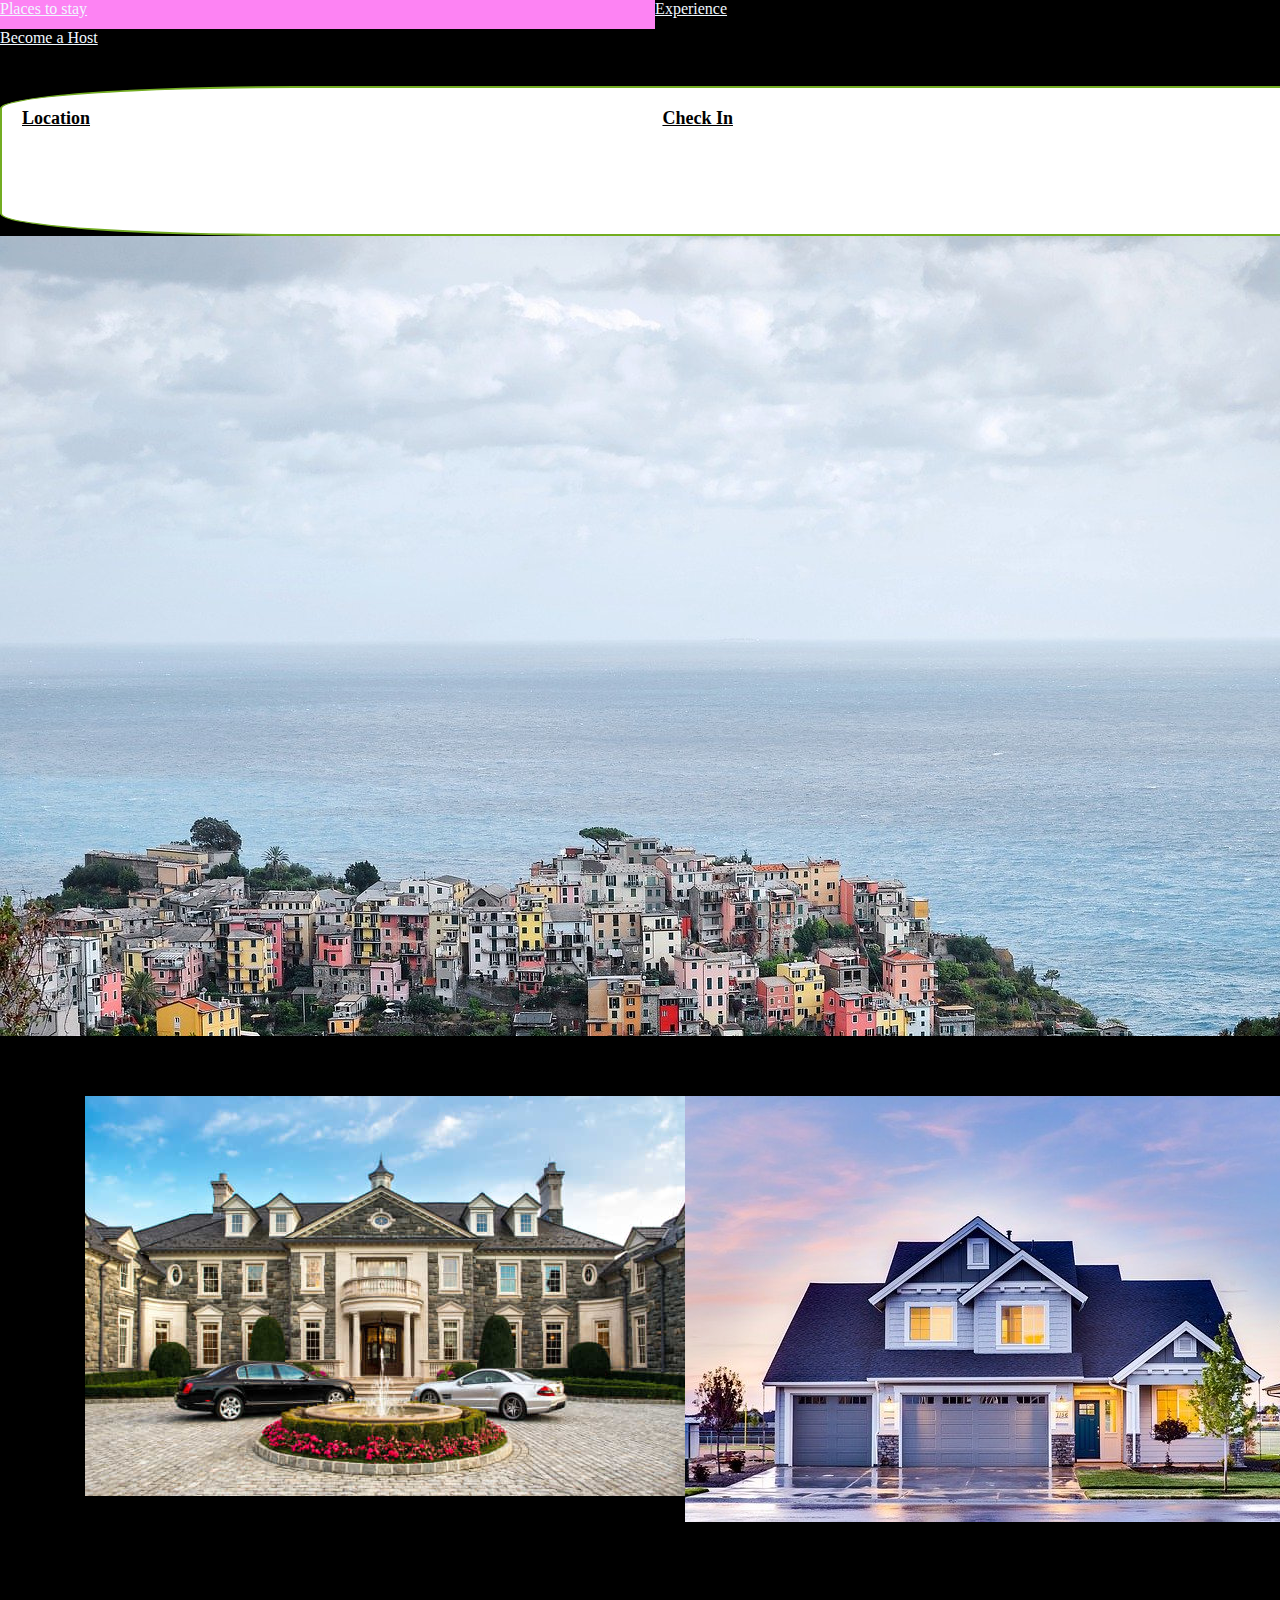
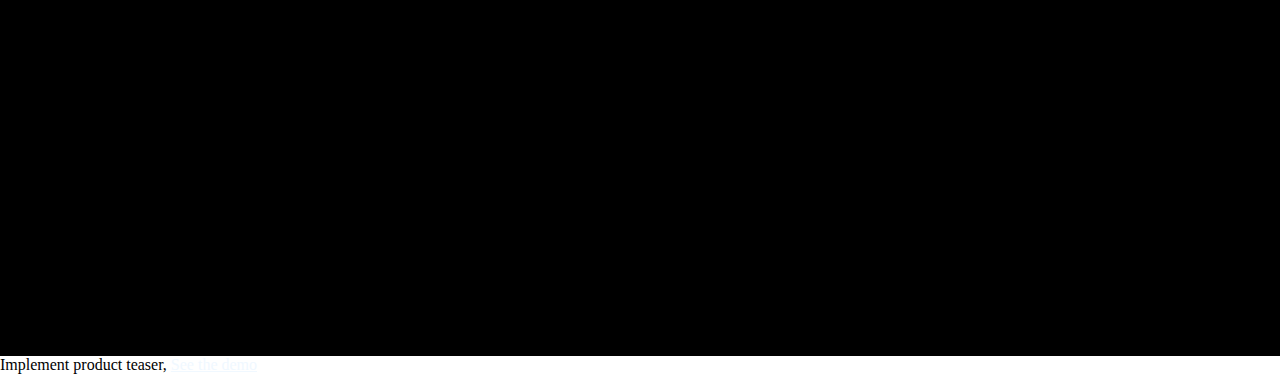
<file: index.html>
<!DOCTYPE html>
<html lang="en">

<head>
    <meta charset="UTF-8">
    <meta name="viewport" content="width=device-width, initial-scale=1.0">
    <meta http-equiv="X-UA-Compatible" content="ie=edge">
    <!-- import css: -->
    <link rel="stylesheet" href="./styles/reset.css">
    <link rel="stylesheet" href="./styles/global.css">
    <title>Teaser</title>
</head>

<body>

    <main>

        <div class="container">
            <div class="menu">
                <a href="Places to stay">Places to stay</a>
                <a href="Experiences">Experience</a>
                <a href="Online Experiences">Online Experience</a>
                <a href="Become a Host">Become a Host</a>



            </div>
            <div class="search">
                <a href="Location">Location</a>
                <a href="Check In">Check In</a>
                <a href="Check Out">Check Out</a>

                   </div>
            <div class="background"></div>

            <div class="inspiration-">Inspiration for your next trip</div>

            <div class="pt1">Mansion
                <img src="./assets/mansion.jpg"> 

            <div class="pt2">
                <img src="./assets/house.jpg"> 
            
             <div class="pt3">
                    <img src="./assets/house.jpg">
            </div>               
              
            
            
          </div>
    </main>
    Implement product teaser, <a href="demo.html">See the demo</a>




</body>

</html>
</file>
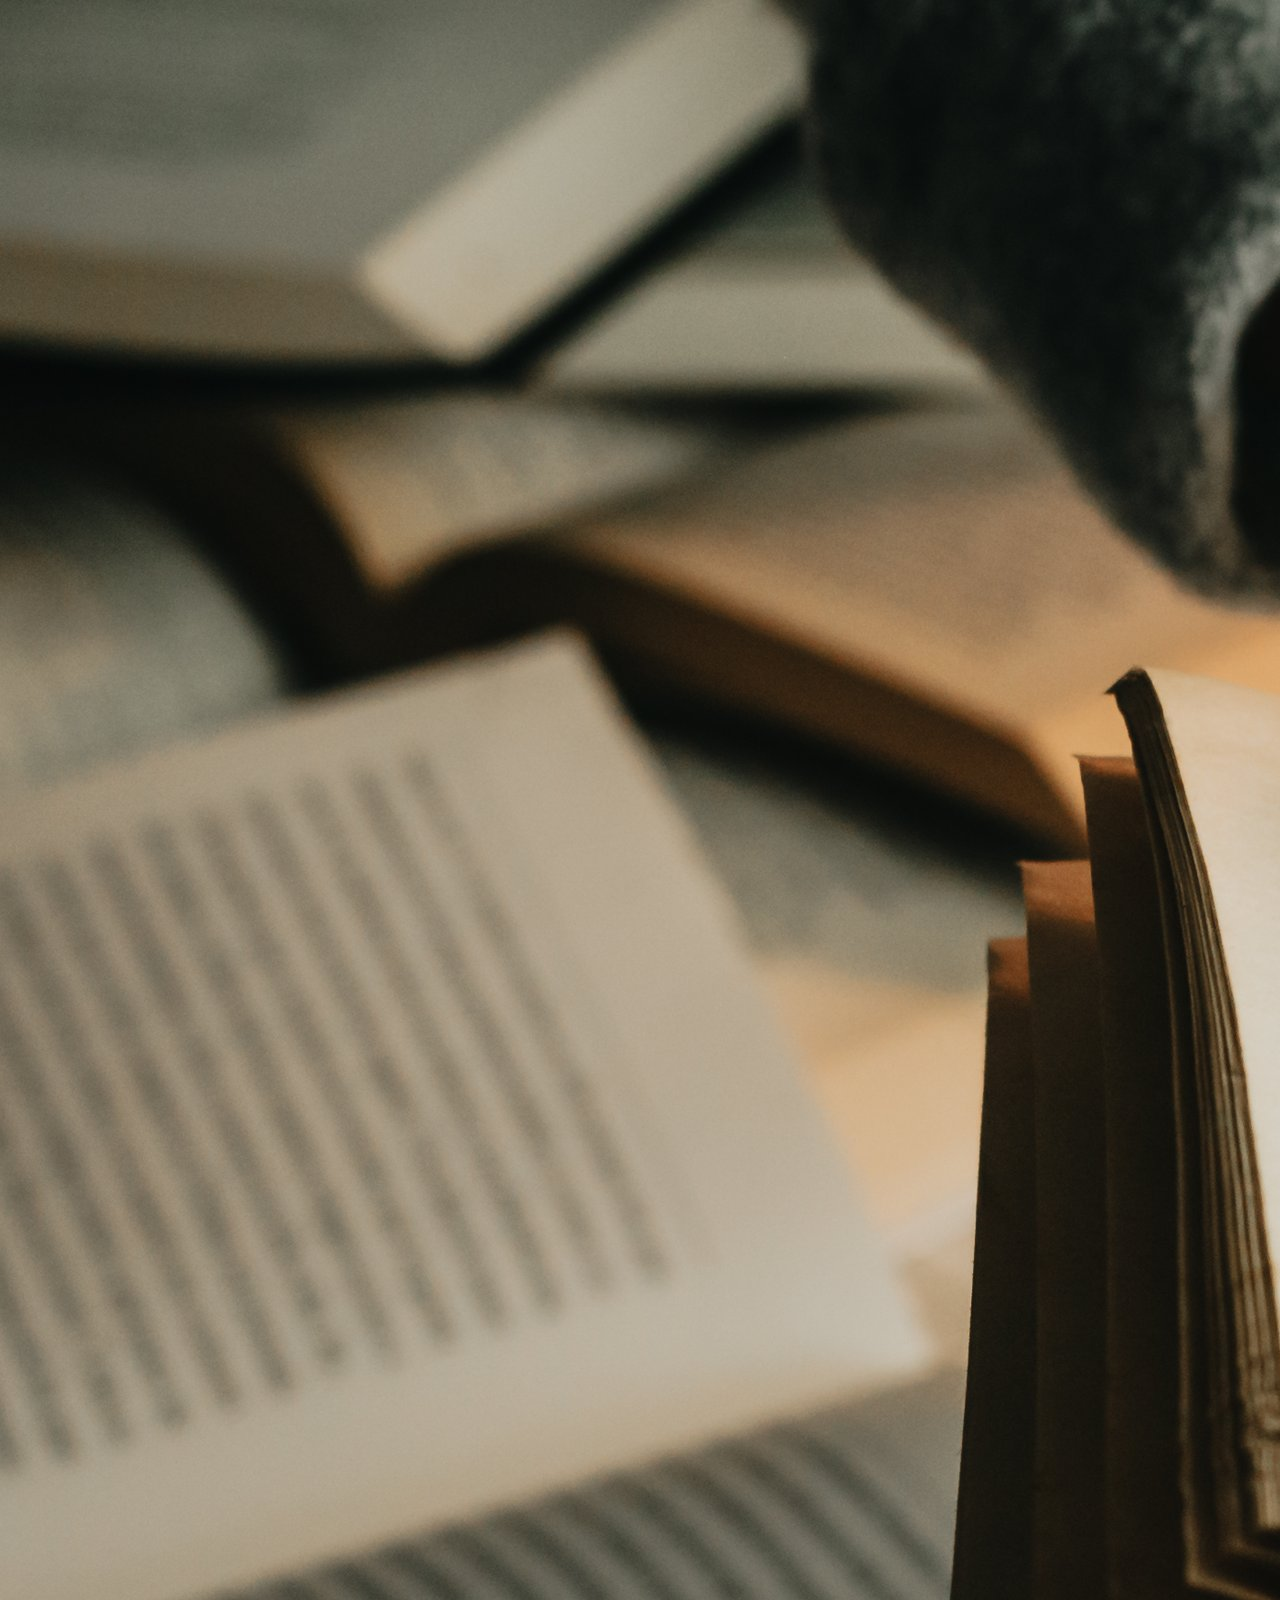
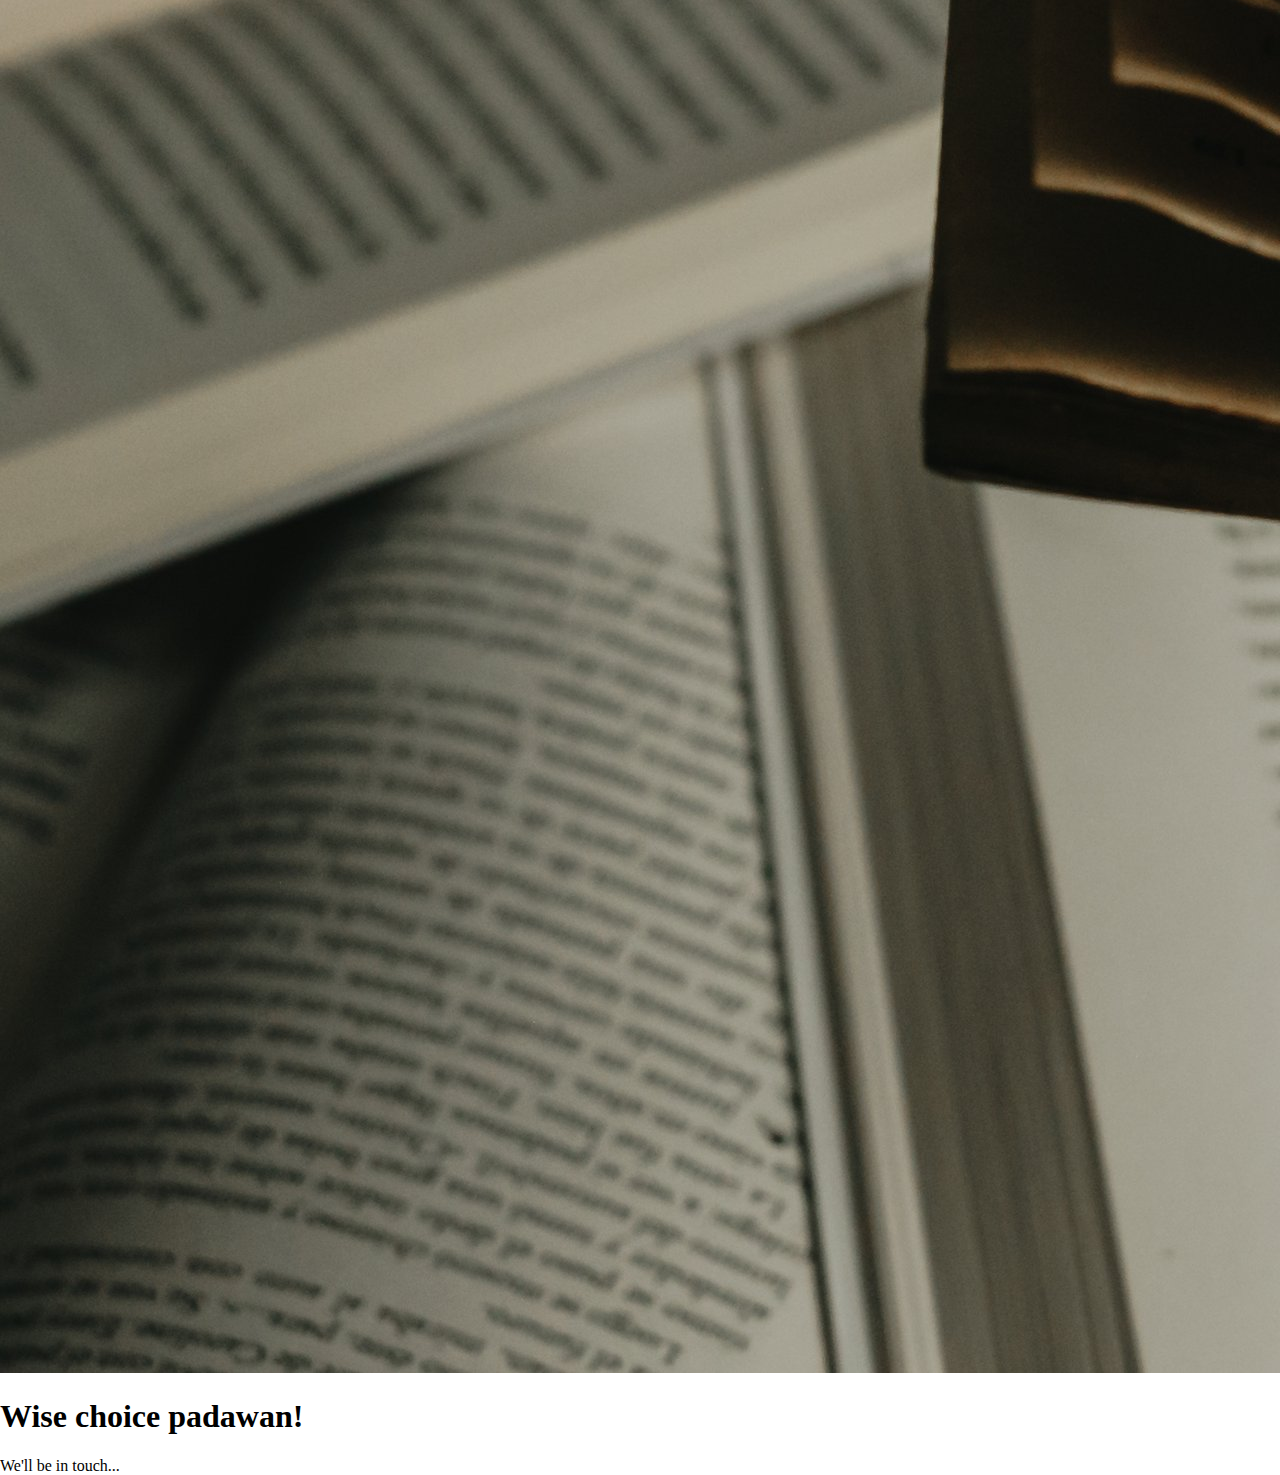
<file: demo-thank-you.html>
<!DOCTYPE html>
<html lang="en">

<head>
    <meta charset="UTF-8">
    <meta name="viewport" content="width=device-width, initial-scale=1.0">
    <meta http-equiv="X-UA-Compatible" content="ie=edge">
    <!-- import css: -->
    <link rel="stylesheet" href="./styles/reset.css">
    <link rel="stylesheet" href="./styles/demo-global.css">
    <title>Thank You</title>
</head>

<body>
    <!-- each of the children of body becomes part of the "grid" -->

    <img id="hero-image" src="assets/searching-books.jpeg">
    
    <h1 id="header">Wise choice padawan!</h1>
    
    <p id="lead">
        We'll be in touch...
    </p>
</body>

</html>
</file>
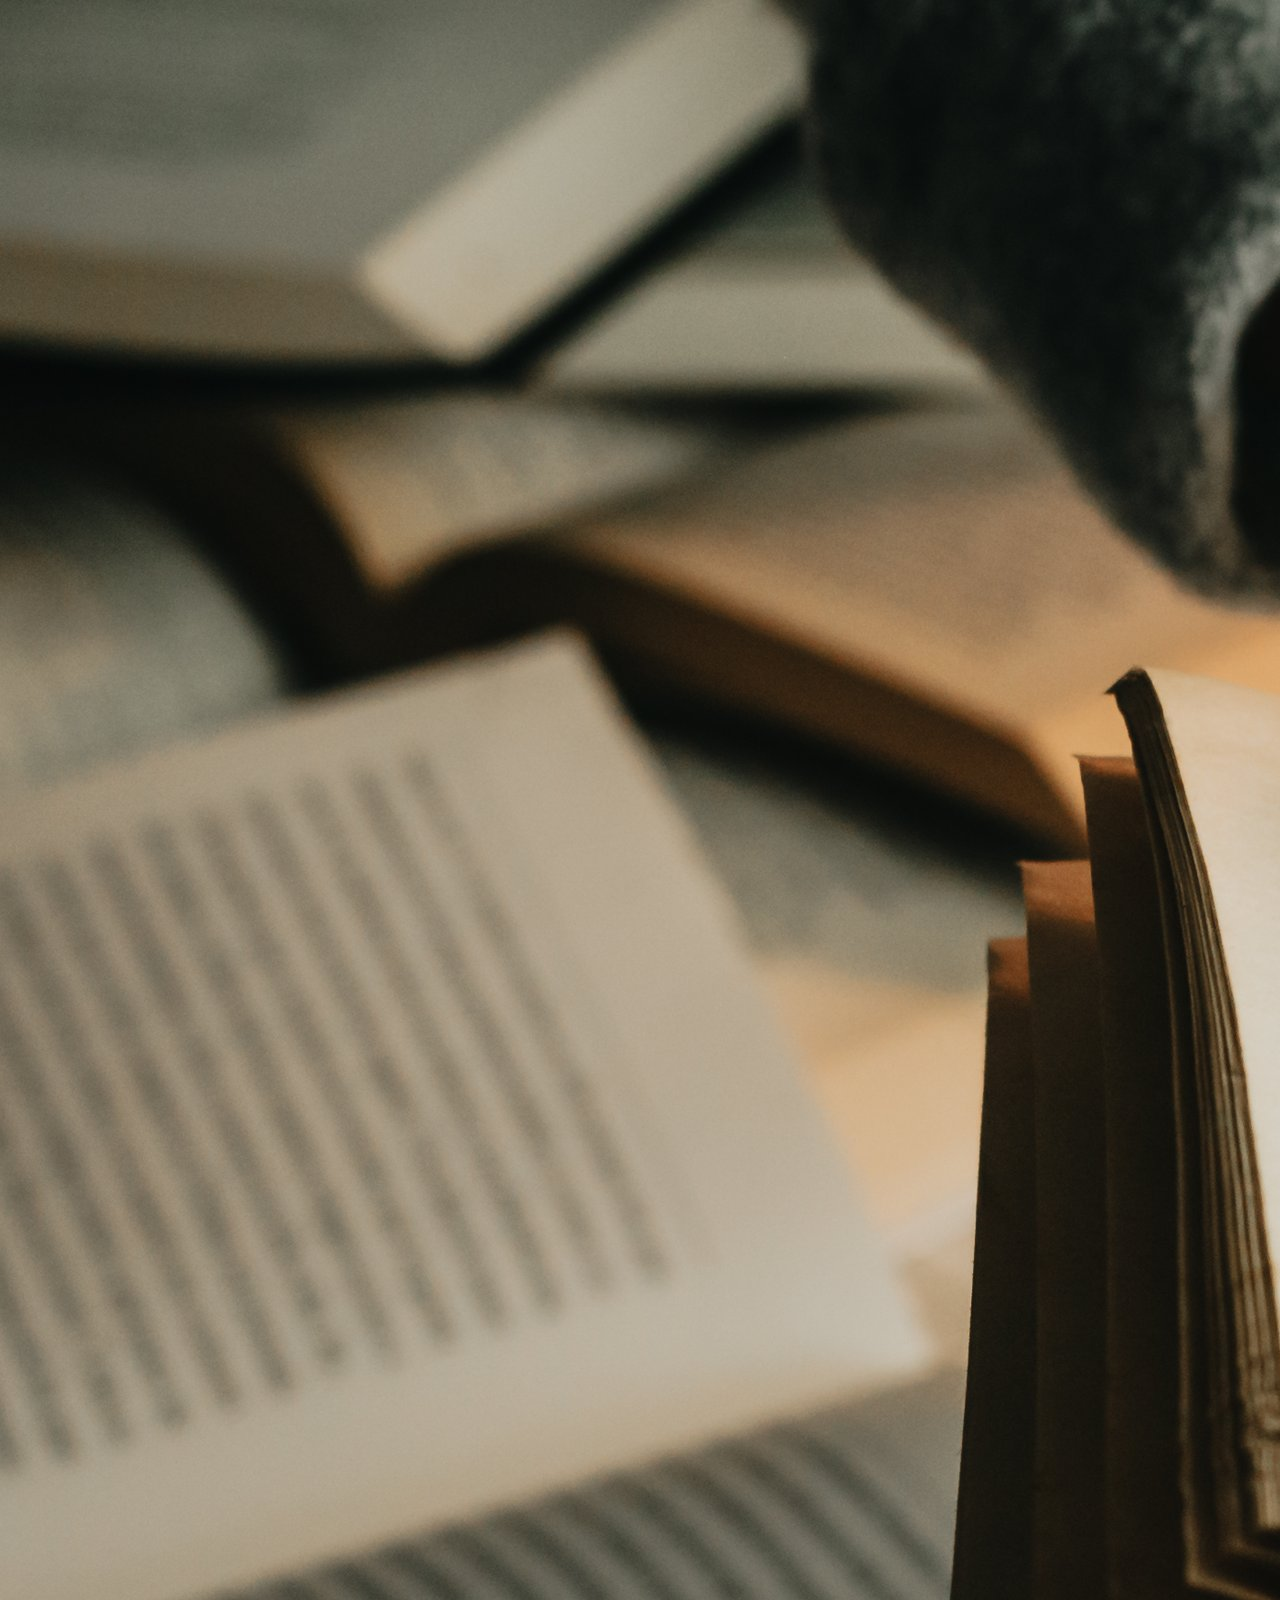
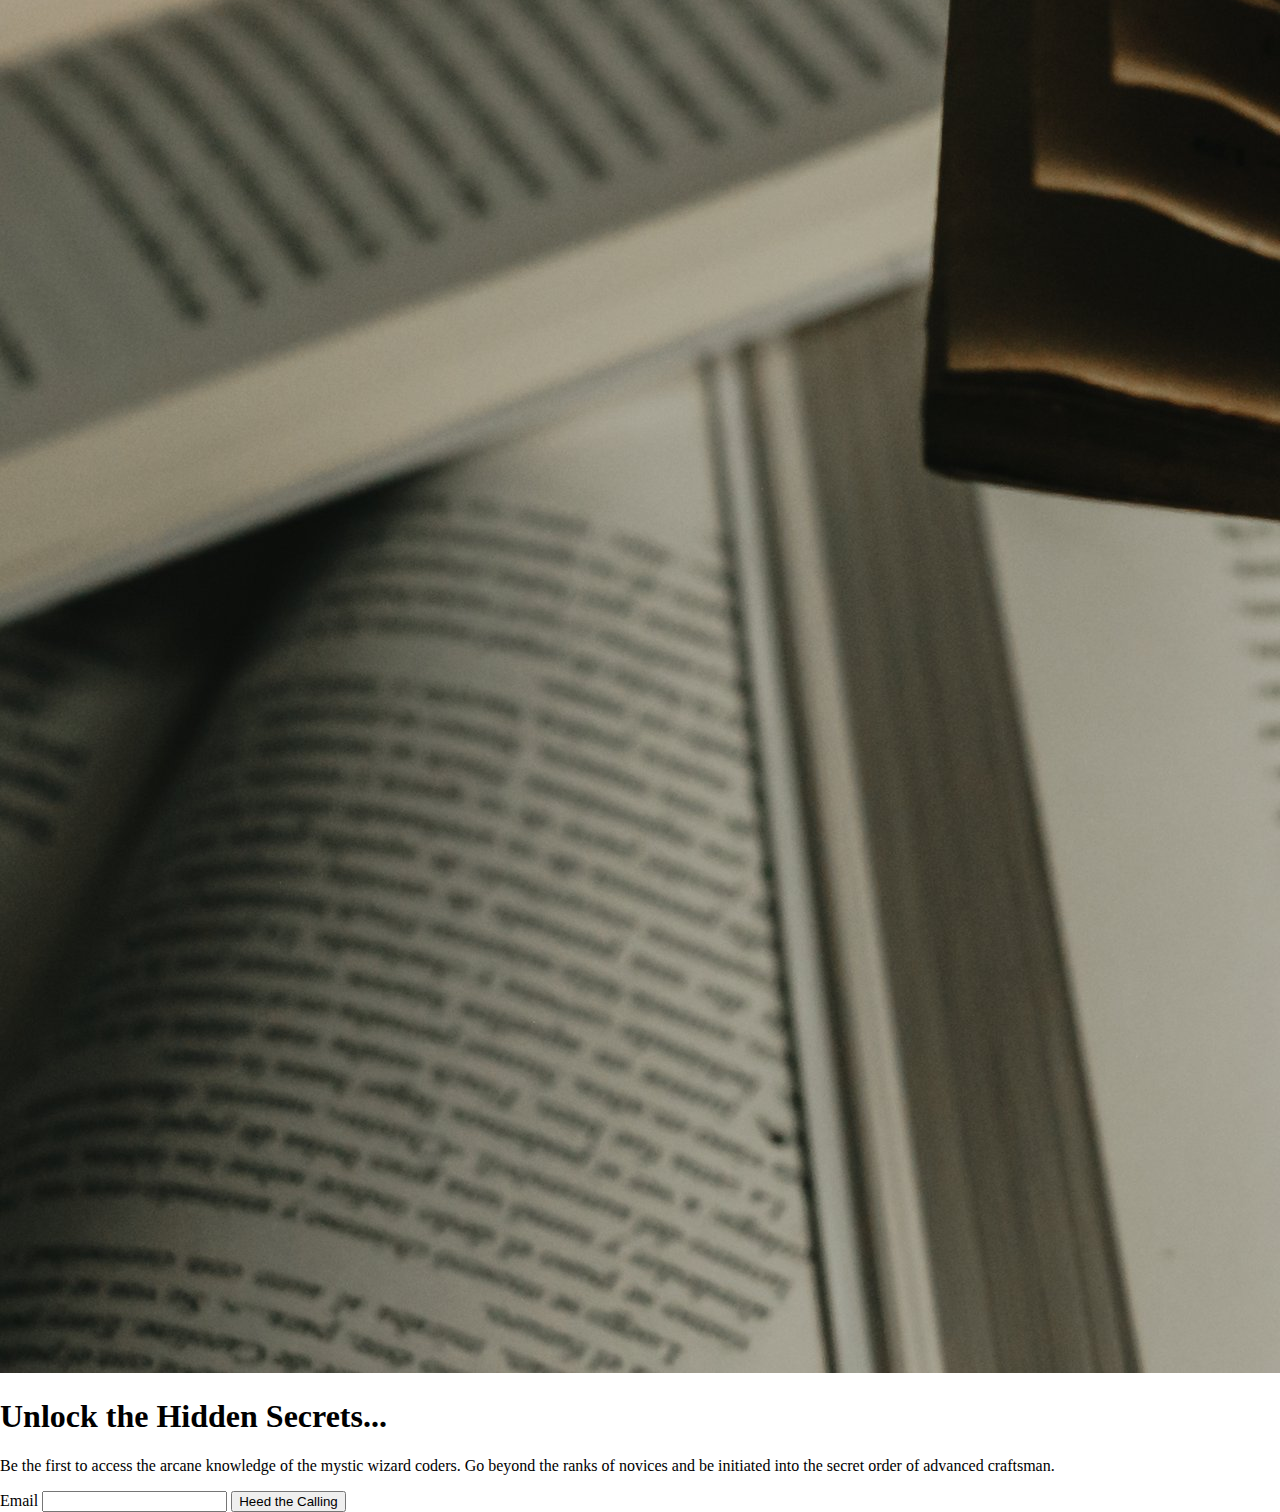
<file: demo.html>
<!DOCTYPE html>
<html lang="en">
  <head>
    <meta charset="UTF-8" />
    <meta name="viewport" content="width=device-width, initial-scale=1.0" />
    <meta http-equiv="X-UA-Compatible" content="ie=edge" />
    <!-- import css: -->
    <link rel="stylesheet" href="./styles/reset.css" />
    <link rel="stylesheet" href="./styles/demo-global.css" />
    <title>Secrets</title>
  </head>

  <body>
    <!-- each of the children of body becomes part of the "grid" -->

    <img
      id="hero-image"
      src="assets/searching-books.jpeg"
      alt="searching ancient books for arcane knowledge"
    />

    <h1 id="header">Unlock the Hidden Secrets...</h1>

    <p id="lead">
      Be the first to access the arcane knowledge of the mystic wizard coders.
      Go beyond the ranks of novices and be initiated into the secret order of
      advanced craftsman.
    </p>

    <!-- use method="GET" but change action= to be your thank you page  -->
    <form id="signup-form">
      <label for="email"> Email </label>
      <input id="email" name="email" required />
      <button>Heed the Calling</button>
    </form>
  </body>
</html>
</file>
<file: styles/global.css>
/* font @import */

:root {
  /* css variables with theme colors,
    names have to start with "--" */
  --color-1: #b9af9e;
}

body {
    
}

.container {
  displaygrid: ;
}
</file>
<file: styles/demo-global.css>
/* Google Fonts import copied from the font-selection page */
@import url('https://fonts.googleapis.com/css2?family=Patua+One&family=Permanent+Marker&display=swap');
</file>
